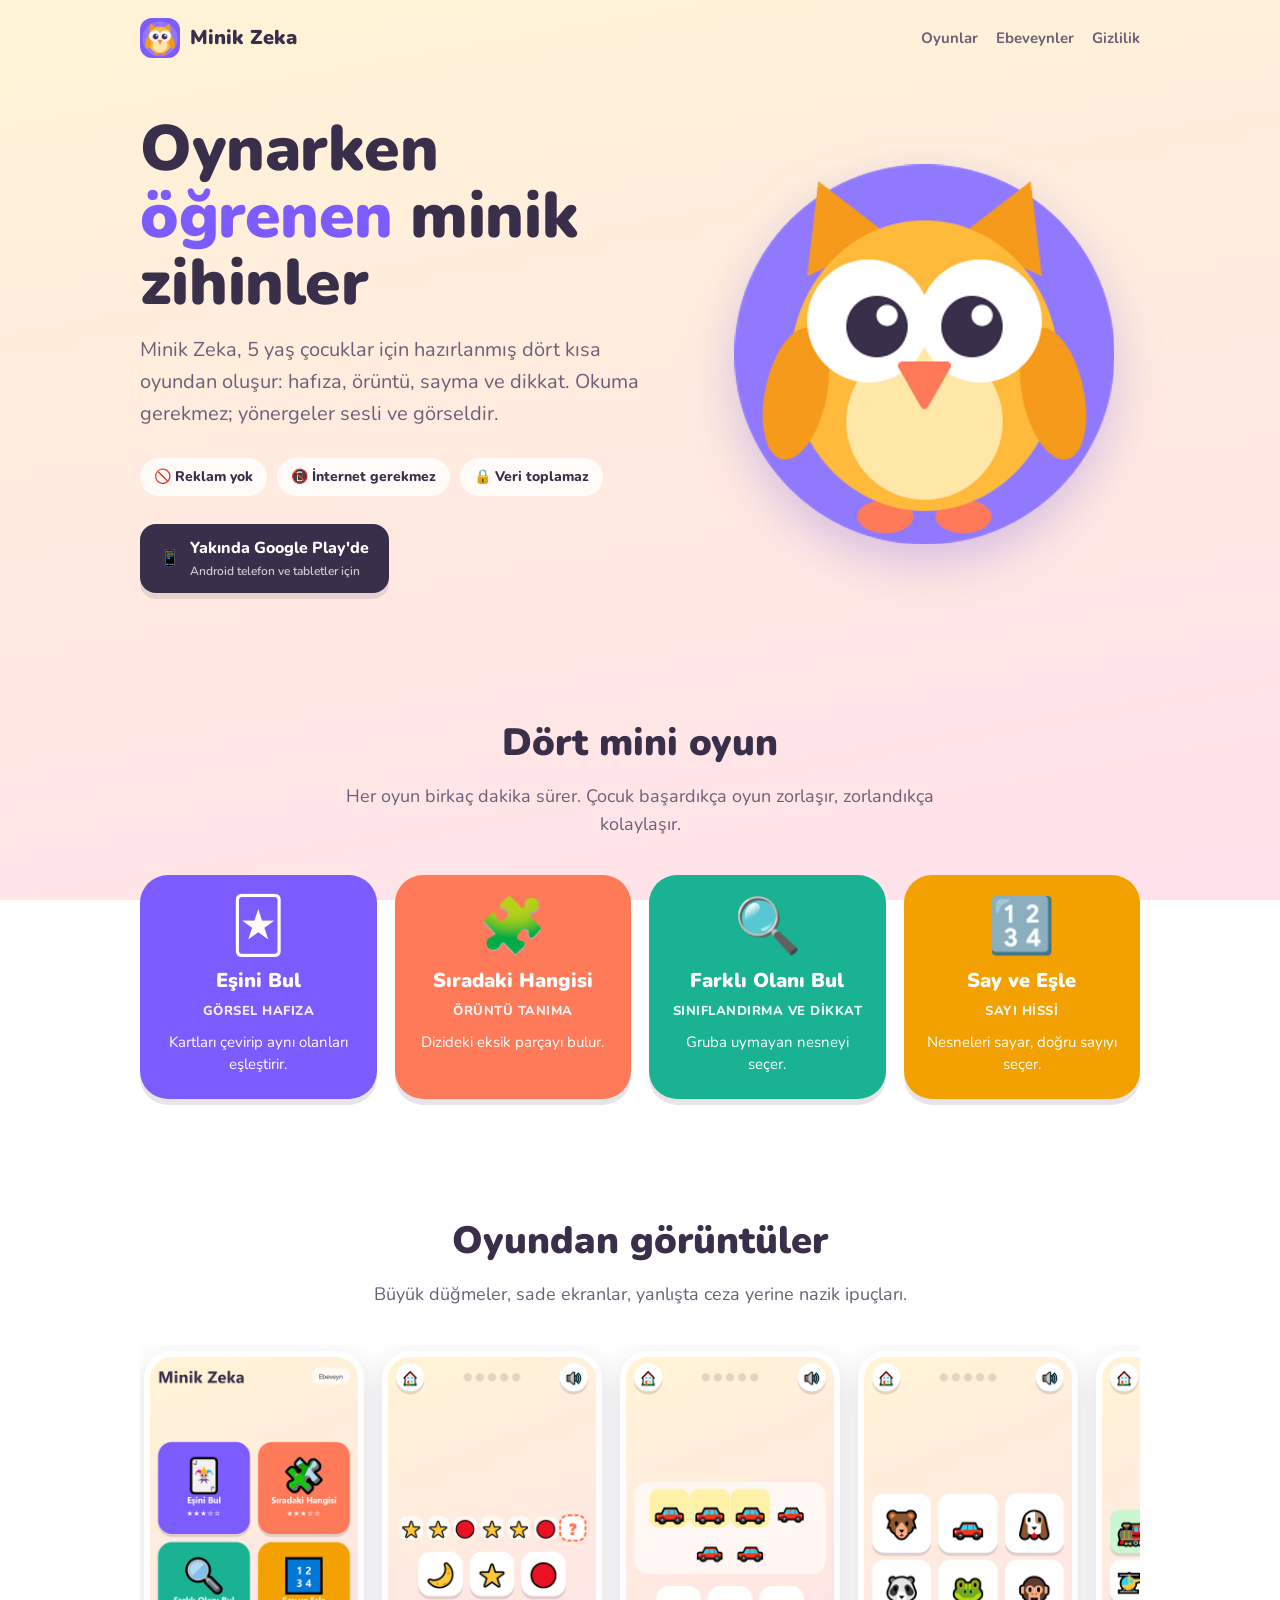
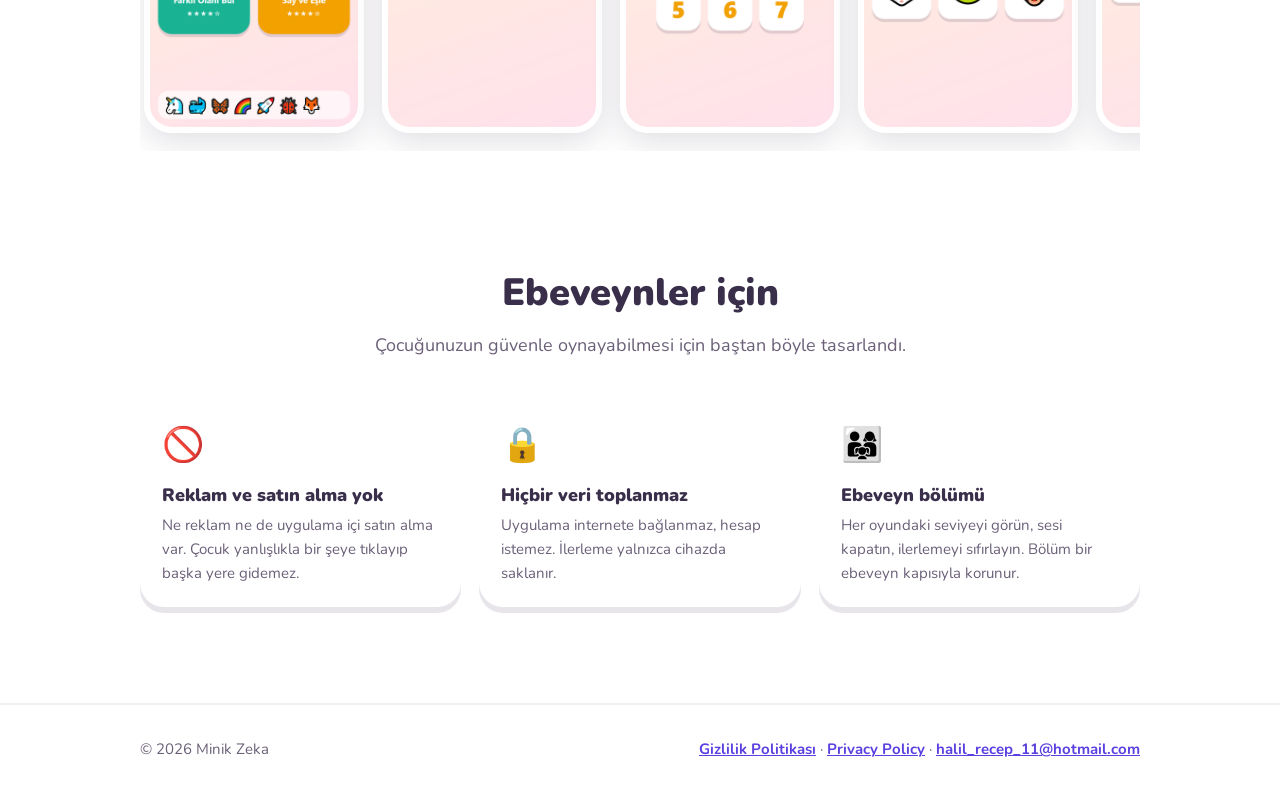
<file: index.html>
<!doctype html>
<html lang="tr">
<head>
<meta charset="utf-8">
<meta name="viewport" content="width=device-width, initial-scale=1">
<title>Minik Zeka — 5 yaş için eğitici oyunlar</title>
<meta name="description" content="Minik Zeka: okul öncesi çocuklar için hafıza, örüntü, sayma ve dikkat oyunları. Reklamsız, internetsiz, veri toplamaz.">
<meta name="theme-color" content="#7c5cff">
<link rel="icon" href="img/icon.png">
<link rel="stylesheet" href="fonts.css">
<link rel="stylesheet" href="style.css">
</head>
<body>

<div class="wrap">
  <header class="top">
    <a class="brand" href="./"><img src="img/icon.png" alt="">Minik Zeka</a>
    <nav>
      <a href="#oyunlar">Oyunlar</a>
      <a href="#ebeveynler">Ebeveynler</a>
      <a href="gizlilik.html">Gizlilik</a>
    </nav>
  </header>

  <main>
    <div class="hero">
      <div>
        <h1>Oynarken <span>öğrenen</span> minik zihinler</h1>
        <p class="lead">Minik Zeka, 5 yaş çocuklar için hazırlanmış dört kısa oyundan oluşur: hafıza, örüntü, sayma ve dikkat. Okuma gerekmez; yönergeler sesli ve görseldir.</p>
        <div class="badges">
          <span class="badge">🚫 Reklam yok</span>
          <span class="badge">📵 İnternet gerekmez</span>
          <span class="badge">🔒 Veri toplamaz</span>
        </div>
        <span class="soon">📱 <span>Yakında Google Play'de<small>Android telefon ve tabletler için</small></span></span>
      </div>
      <div class="owl-stage"><img src="img/owl.png" alt="Minik Zeka'nın baykuşu"></div>
    </div>

    <section id="oyunlar">
      <h2>Dört mini oyun</h2>
      <p class="sub">Her oyun birkaç dakika sürer. Çocuk başardıkça oyun zorlaşır, zorlandıkça kolaylaşır.</p>
      <div class="games">
        <div class="game" style="--tile:#7c5cff">
          <div class="ico">🃏</div>
          <h3>Eşini Bul</h3>
          <div class="skill">Görsel hafıza</div>
          <p>Kartları çevirip aynı olanları eşleştirir.</p>
        </div>
        <div class="game" style="--tile:#ff7a59">
          <div class="ico">🧩</div>
          <h3>Sıradaki Hangisi</h3>
          <div class="skill">Örüntü tanıma</div>
          <p>Dizideki eksik parçayı bulur.</p>
        </div>
        <div class="game" style="--tile:#19b394">
          <div class="ico">🔍</div>
          <h3>Farklı Olanı Bul</h3>
          <div class="skill">Sınıflandırma ve dikkat</div>
          <p>Gruba uymayan nesneyi seçer.</p>
        </div>
        <div class="game" style="--tile:#f2a100">
          <div class="ico">🔢</div>
          <h3>Say ve Eşle</h3>
          <div class="skill">Sayı hissi</div>
          <p>Nesneleri sayar, doğru sayıyı seçer.</p>
        </div>
      </div>
    </section>

    <section id="ekranlar">
      <h2>Oyundan görüntüler</h2>
      <p class="sub">Büyük düğmeler, sade ekranlar, yanlışta ceza yerine nazik ipuçları.</p>
      <div class="shots">
        <img src="img/ekran-1.png" alt="Ana ekran: dört oyun ve çıkartma albümü" loading="lazy">
        <img src="img/ekran-2.png" alt="Sıradaki Hangisi oyunu" loading="lazy">
        <img src="img/ekran-3.png" alt="Say ve Eşle oyunu" loading="lazy">
        <img src="img/ekran-4.png" alt="Farklı Olanı Bul oyunu" loading="lazy">
        <img src="img/ekran-5.png" alt="Eşini Bul oyunu" loading="lazy">
      </div>
    </section>

    <section id="ebeveynler">
      <h2>Ebeveynler için</h2>
      <p class="sub">Çocuğunuzun güvenle oynayabilmesi için baştan böyle tasarlandı.</p>
      <div class="parents">
        <div class="promise">
          <div class="ico">🚫</div>
          <h3>Reklam ve satın alma yok</h3>
          <p>Ne reklam ne de uygulama içi satın alma var. Çocuk yanlışlıkla bir şeye tıklayıp başka yere gidemez.</p>
        </div>
        <div class="promise">
          <div class="ico">🔒</div>
          <h3>Hiçbir veri toplanmaz</h3>
          <p>Uygulama internete bağlanmaz, hesap istemez. İlerleme yalnızca cihazda saklanır.</p>
        </div>
        <div class="promise">
          <div class="ico">👨‍👩‍👧</div>
          <h3>Ebeveyn bölümü</h3>
          <p>Her oyundaki seviyeyi görün, sesi kapatın, ilerlemeyi sıfırlayın. Bölüm bir ebeveyn kapısıyla korunur.</p>
        </div>
      </div>
    </section>
  </main>
</div>

<footer>
  <div class="wrap">
    <span>© 2026 Minik Zeka</span>
    <span><a href="gizlilik.html">Gizlilik Politikası</a> · <a href="gizlilik.html#en">Privacy Policy</a> · <a href="mailto:halil_recep_11@hotmail.com">halil_recep_11@hotmail.com</a></span>
  </div>
</footer>

</body>
</html>
</file>
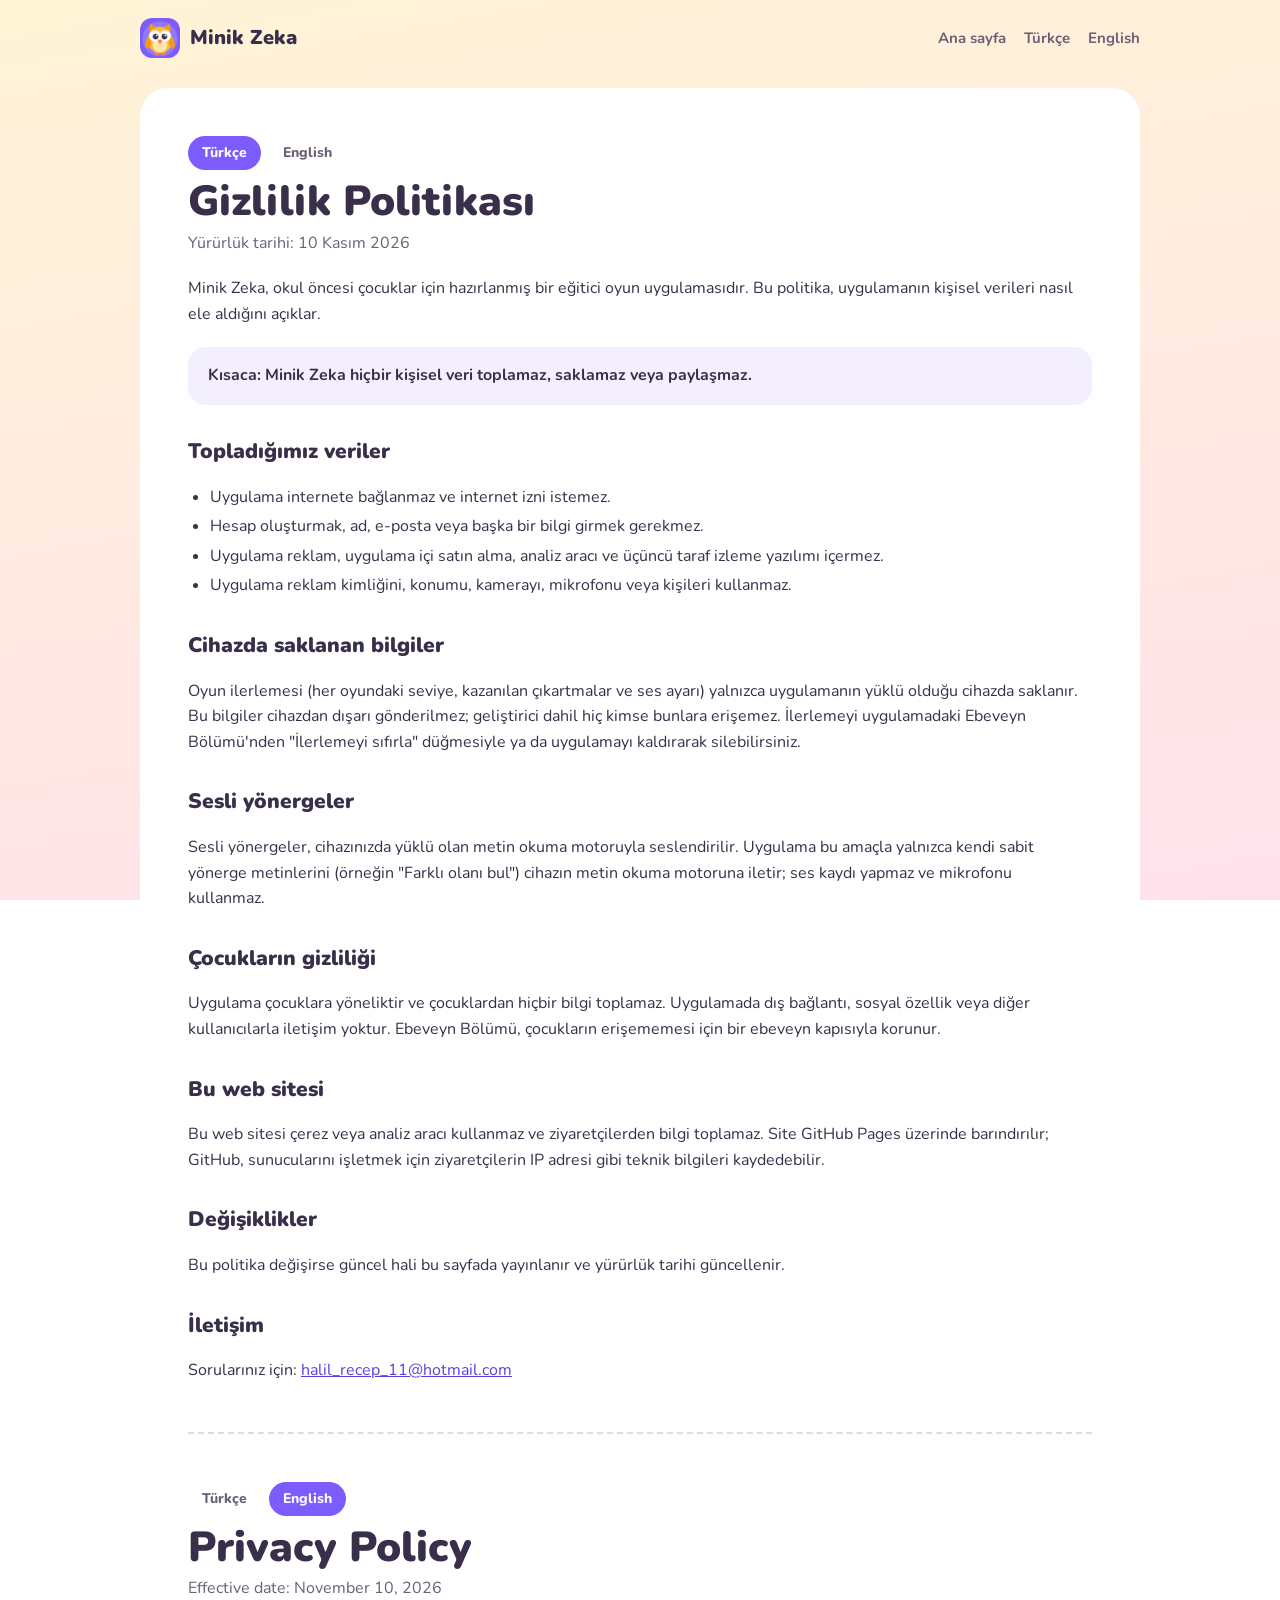
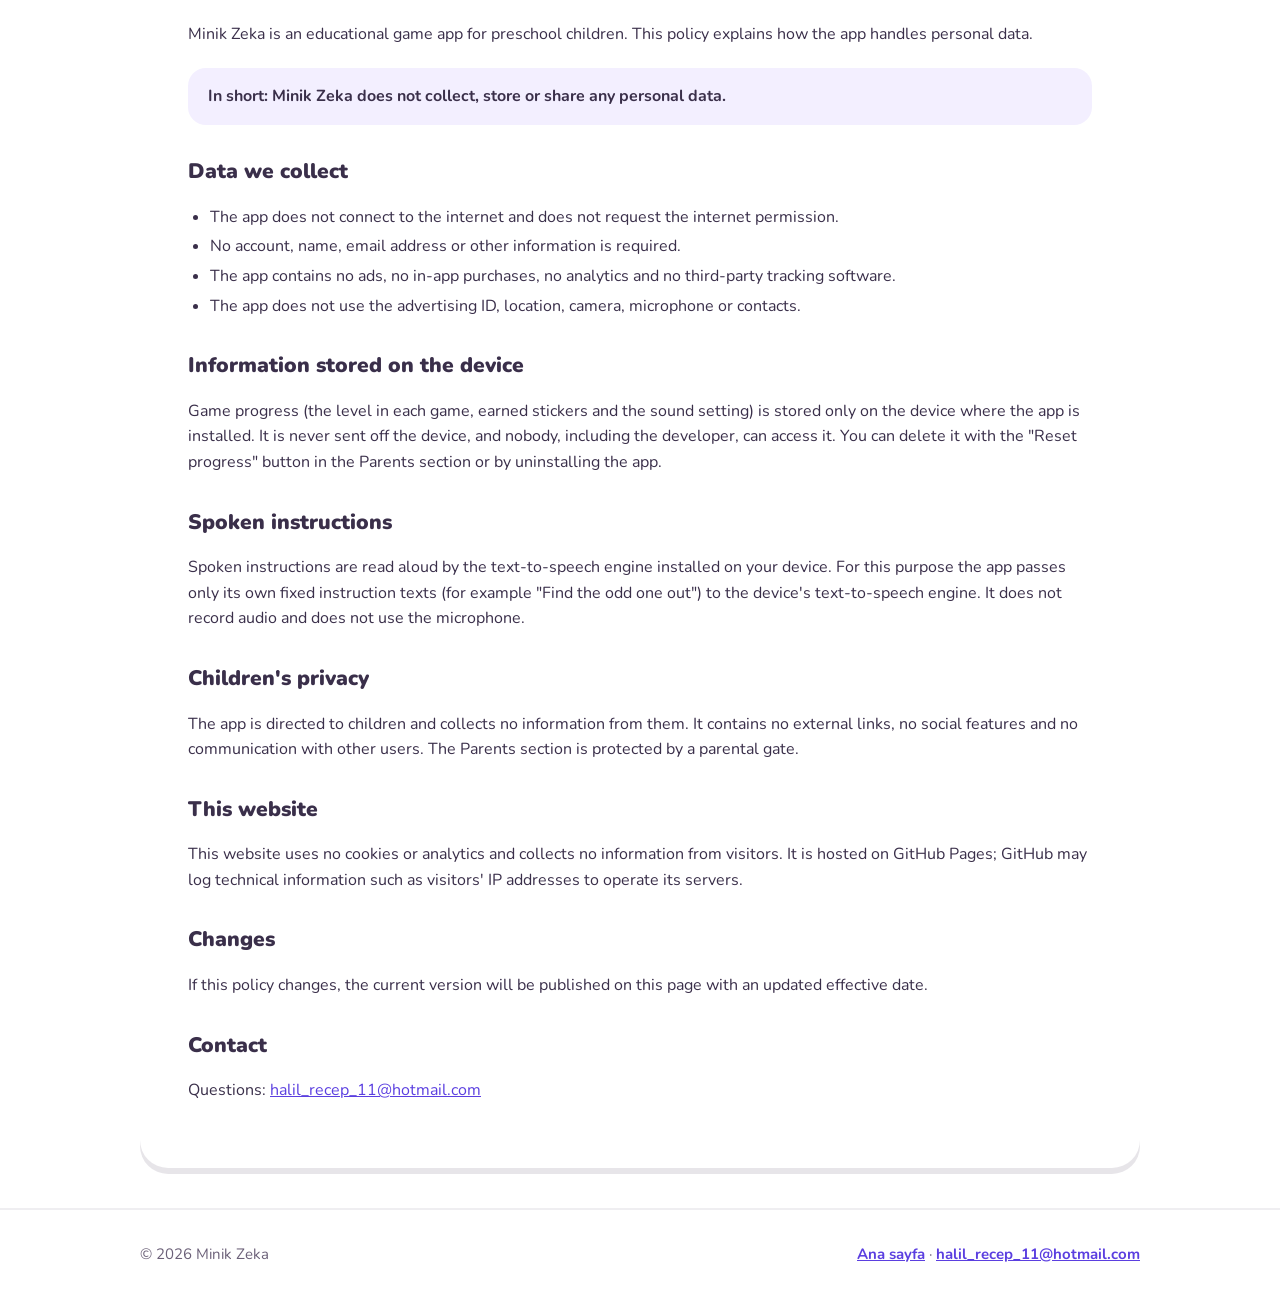
<file: gizlilik.html>
<!doctype html>
<html lang="tr">
<head>
<meta charset="utf-8">
<meta name="viewport" content="width=device-width, initial-scale=1">
<title>Gizlilik Politikası — Minik Zeka</title>
<meta name="description" content="Minik Zeka gizlilik politikası: uygulama hiçbir kişisel veri toplamaz. Privacy policy in English included.">
<meta name="theme-color" content="#7c5cff">
<link rel="icon" href="img/icon.png">
<link rel="stylesheet" href="fonts.css">
<link rel="stylesheet" href="style.css">
</head>
<body>

<div class="wrap">
  <header class="top">
    <a class="brand" href="./"><img src="img/icon.png" alt="">Minik Zeka</a>
    <nav>
      <a href="./">Ana sayfa</a>
      <a href="#tr">Türkçe</a>
      <a href="#en">English</a>
    </nav>
  </header>

  <main class="doc">

    <article id="tr" lang="tr">
      <div class="lang-switch"><a class="on" href="#tr">Türkçe</a><a href="#en">English</a></div>
      <h1>Gizlilik Politikası</h1>
      <p class="date">Yürürlük tarihi: 10 Kasım 2026</p>

      <p>Minik Zeka, okul öncesi çocuklar için hazırlanmış bir eğitici oyun uygulamasıdır. Bu politika, uygulamanın kişisel verileri nasıl ele aldığını açıklar.</p>

      <p class="summary">Kısaca: Minik Zeka hiçbir kişisel veri toplamaz, saklamaz veya paylaşmaz.</p>

      <h2>Topladığımız veriler</h2>
      <ul>
        <li>Uygulama internete bağlanmaz ve internet izni istemez.</li>
        <li>Hesap oluşturmak, ad, e-posta veya başka bir bilgi girmek gerekmez.</li>
        <li>Uygulama reklam, uygulama içi satın alma, analiz aracı ve üçüncü taraf izleme yazılımı içermez.</li>
        <li>Uygulama reklam kimliğini, konumu, kamerayı, mikrofonu veya kişileri kullanmaz.</li>
      </ul>

      <h2>Cihazda saklanan bilgiler</h2>
      <p>Oyun ilerlemesi (her oyundaki seviye, kazanılan çıkartmalar ve ses ayarı) yalnızca uygulamanın yüklü olduğu cihazda saklanır. Bu bilgiler cihazdan dışarı gönderilmez; geliştirici dahil hiç kimse bunlara erişemez. İlerlemeyi uygulamadaki Ebeveyn Bölümü'nden "İlerlemeyi sıfırla" düğmesiyle ya da uygulamayı kaldırarak silebilirsiniz.</p>

      <h2>Sesli yönergeler</h2>
      <p>Sesli yönergeler, cihazınızda yüklü olan metin okuma motoruyla seslendirilir. Uygulama bu amaçla yalnızca kendi sabit yönerge metinlerini (örneğin "Farklı olanı bul") cihazın metin okuma motoruna iletir; ses kaydı yapmaz ve mikrofonu kullanmaz.</p>

      <h2>Çocukların gizliliği</h2>
      <p>Uygulama çocuklara yöneliktir ve çocuklardan hiçbir bilgi toplamaz. Uygulamada dış bağlantı, sosyal özellik veya diğer kullanıcılarla iletişim yoktur. Ebeveyn Bölümü, çocukların erişememesi için bir ebeveyn kapısıyla korunur.</p>

      <h2>Bu web sitesi</h2>
      <p>Bu web sitesi çerez veya analiz aracı kullanmaz ve ziyaretçilerden bilgi toplamaz. Site GitHub Pages üzerinde barındırılır; GitHub, sunucularını işletmek için ziyaretçilerin IP adresi gibi teknik bilgileri kaydedebilir.</p>

      <h2>Değişiklikler</h2>
      <p>Bu politika değişirse güncel hali bu sayfada yayınlanır ve yürürlük tarihi güncellenir.</p>

      <h2>İletişim</h2>
      <p>Sorularınız için: <a href="mailto:halil_recep_11@hotmail.com">halil_recep_11@hotmail.com</a></p>
    </article>

    <hr class="split">

    <article id="en" lang="en">
      <div class="lang-switch"><a href="#tr">Türkçe</a><a class="on" href="#en">English</a></div>
      <h1>Privacy Policy</h1>
      <p class="date">Effective date: November 10, 2026</p>

      <p>Minik Zeka is an educational game app for preschool children. This policy explains how the app handles personal data.</p>

      <p class="summary">In short: Minik Zeka does not collect, store or share any personal data.</p>

      <h2>Data we collect</h2>
      <ul>
        <li>The app does not connect to the internet and does not request the internet permission.</li>
        <li>No account, name, email address or other information is required.</li>
        <li>The app contains no ads, no in-app purchases, no analytics and no third-party tracking software.</li>
        <li>The app does not use the advertising ID, location, camera, microphone or contacts.</li>
      </ul>

      <h2>Information stored on the device</h2>
      <p>Game progress (the level in each game, earned stickers and the sound setting) is stored only on the device where the app is installed. It is never sent off the device, and nobody, including the developer, can access it. You can delete it with the "Reset progress" button in the Parents section or by uninstalling the app.</p>

      <h2>Spoken instructions</h2>
      <p>Spoken instructions are read aloud by the text-to-speech engine installed on your device. For this purpose the app passes only its own fixed instruction texts (for example "Find the odd one out") to the device's text-to-speech engine. It does not record audio and does not use the microphone.</p>

      <h2>Children's privacy</h2>
      <p>The app is directed to children and collects no information from them. It contains no external links, no social features and no communication with other users. The Parents section is protected by a parental gate.</p>

      <h2>This website</h2>
      <p>This website uses no cookies or analytics and collects no information from visitors. It is hosted on GitHub Pages; GitHub may log technical information such as visitors' IP addresses to operate its servers.</p>

      <h2>Changes</h2>
      <p>If this policy changes, the current version will be published on this page with an updated effective date.</p>

      <h2>Contact</h2>
      <p>Questions: <a href="mailto:halil_recep_11@hotmail.com">halil_recep_11@hotmail.com</a></p>
    </article>

  </main>
</div>

<footer>
  <div class="wrap">
    <span>© 2026 Minik Zeka</span>
    <span><a href="./">Ana sayfa</a> · <a href="mailto:halil_recep_11@hotmail.com">halil_recep_11@hotmail.com</a></span>
  </div>
</footer>

</body>
</html>
</file>
<file: fonts.css>
/* Nunito, self-hosted (SIL Open Font License) */
/* latin-ext */
@font-face {
  font-family: 'Nunito';
  font-style: normal;
  font-weight: 400;
  font-display: swap;
  src: url(fonts/XRXV3I6Li01BKofIO-aBXso.woff2) format('woff2');
  unicode-range: U+0100-02BA, U+02BD-02C5, U+02C7-02CC, U+02CE-02D7, U+02DD-02FF, U+0304, U+0308, U+0329, U+1D00-1DBF, U+1E00-1E9F, U+1EF2-1EFF, U+2020, U+20A0-20AB, U+20AD-20C4, U+2113, U+2C60-2C7F, U+A720-A7FF;
}
/* latin */
@font-face {
  font-family: 'Nunito';
  font-style: normal;
  font-weight: 400;
  font-display: swap;
  src: url(fonts/XRXV3I6Li01BKofINeaB.woff2) format('woff2');
  unicode-range: U+0000-00FF, U+0131, U+0152-0153, U+02BB-02BC, U+02C6, U+02DA, U+02DC, U+0304, U+0308, U+0329, U+2000-206F, U+20AC, U+2122, U+2191, U+2193, U+2212, U+2215, U+FEFF, U+FFFD;
}
/* latin-ext */
@font-face {
  font-family: 'Nunito';
  font-style: normal;
  font-weight: 600;
  font-display: swap;
  src: url(fonts/XRXV3I6Li01BKofIO-aBXso.woff2) format('woff2');
  unicode-range: U+0100-02BA, U+02BD-02C5, U+02C7-02CC, U+02CE-02D7, U+02DD-02FF, U+0304, U+0308, U+0329, U+1D00-1DBF, U+1E00-1E9F, U+1EF2-1EFF, U+2020, U+20A0-20AB, U+20AD-20C4, U+2113, U+2C60-2C7F, U+A720-A7FF;
}
/* latin */
@font-face {
  font-family: 'Nunito';
  font-style: normal;
  font-weight: 600;
  font-display: swap;
  src: url(fonts/XRXV3I6Li01BKofINeaB.woff2) format('woff2');
  unicode-range: U+0000-00FF, U+0131, U+0152-0153, U+02BB-02BC, U+02C6, U+02DA, U+02DC, U+0304, U+0308, U+0329, U+2000-206F, U+20AC, U+2122, U+2191, U+2193, U+2212, U+2215, U+FEFF, U+FFFD;
}
/* latin-ext */
@font-face {
  font-family: 'Nunito';
  font-style: normal;
  font-weight: 700;
  font-display: swap;
  src: url(fonts/XRXV3I6Li01BKofIO-aBXso.woff2) format('woff2');
  unicode-range: U+0100-02BA, U+02BD-02C5, U+02C7-02CC, U+02CE-02D7, U+02DD-02FF, U+0304, U+0308, U+0329, U+1D00-1DBF, U+1E00-1E9F, U+1EF2-1EFF, U+2020, U+20A0-20AB, U+20AD-20C4, U+2113, U+2C60-2C7F, U+A720-A7FF;
}
/* latin */
@font-face {
  font-family: 'Nunito';
  font-style: normal;
  font-weight: 700;
  font-display: swap;
  src: url(fonts/XRXV3I6Li01BKofINeaB.woff2) format('woff2');
  unicode-range: U+0000-00FF, U+0131, U+0152-0153, U+02BB-02BC, U+02C6, U+02DA, U+02DC, U+0304, U+0308, U+0329, U+2000-206F, U+20AC, U+2122, U+2191, U+2193, U+2212, U+2215, U+FEFF, U+FFFD;
}
/* latin-ext */
@font-face {
  font-family: 'Nunito';
  font-style: normal;
  font-weight: 800;
  font-display: swap;
  src: url(fonts/XRXV3I6Li01BKofIO-aBXso.woff2) format('woff2');
  unicode-range: U+0100-02BA, U+02BD-02C5, U+02C7-02CC, U+02CE-02D7, U+02DD-02FF, U+0304, U+0308, U+0329, U+1D00-1DBF, U+1E00-1E9F, U+1EF2-1EFF, U+2020, U+20A0-20AB, U+20AD-20C4, U+2113, U+2C60-2C7F, U+A720-A7FF;
}
/* latin */
@font-face {
  font-family: 'Nunito';
  font-style: normal;
  font-weight: 800;
  font-display: swap;
  src: url(fonts/XRXV3I6Li01BKofINeaB.woff2) format('woff2');
  unicode-range: U+0000-00FF, U+0131, U+0152-0153, U+02BB-02BC, U+02C6, U+02DA, U+02DC, U+0304, U+0308, U+0329, U+2000-206F, U+20AC, U+2122, U+2191, U+2193, U+2212, U+2215, U+FEFF, U+FFFD;
}
/* latin-ext */
@font-face {
  font-family: 'Nunito';
  font-style: normal;
  font-weight: 900;
  font-display: swap;
  src: url(fonts/XRXV3I6Li01BKofIO-aBXso.woff2) format('woff2');
  unicode-range: U+0100-02BA, U+02BD-02C5, U+02C7-02CC, U+02CE-02D7, U+02DD-02FF, U+0304, U+0308, U+0329, U+1D00-1DBF, U+1E00-1E9F, U+1EF2-1EFF, U+2020, U+20A0-20AB, U+20AD-20C4, U+2113, U+2C60-2C7F, U+A720-A7FF;
}
/* latin */
@font-face {
  font-family: 'Nunito';
  font-style: normal;
  font-weight: 900;
  font-display: swap;
  src: url(fonts/XRXV3I6Li01BKofINeaB.woff2) format('woff2');
  unicode-range: U+0000-00FF, U+0131, U+0152-0153, U+02BB-02BC, U+02C6, U+02DA, U+02DC, U+0304, U+0308, U+0329, U+2000-206F, U+20AC, U+2122, U+2191, U+2193, U+2212, U+2215, U+FEFF, U+FFFD;
}
</file>
<file: style.css>
:root {
  --bg1: #fff4d6;
  --bg2: #ffe1ec;
  --ink: #3a2f4a;
  --muted: #6b6078;
  --card: #ffffff;
  --purple: #7c5cff;
  --purple-dark: #5b3fe0;
  --orange: #ff7a59;
  --green: #19b394;
  --yellow: #f2a100;
  --shadow: 0 6px 0 rgba(58, 47, 74, 0.12);
}

* { box-sizing: border-box; }

html { scroll-behavior: smooth; }

body {
  margin: 0;
  font-family: "Nunito", system-ui, "Segoe UI", Roboto, sans-serif;
  color: var(--ink);
  background: linear-gradient(170deg, var(--bg1) 0%, var(--bg2) 100%) fixed;
  line-height: 1.6;
  -webkit-font-smoothing: antialiased;
}

a { color: var(--purple-dark); }

.wrap { max-width: 1040px; margin: 0 auto; padding: 0 20px; }

/* ---------- Üst şerit ---------- */
.top {
  display: flex;
  align-items: center;
  justify-content: space-between;
  padding: 18px 0;
}
.brand { display: flex; align-items: center; gap: 10px; text-decoration: none; color: var(--ink); font-weight: 900; font-size: 20px; }
.brand img { width: 40px; height: 40px; border-radius: 12px; }
.top nav { display: flex; gap: 18px; font-weight: 700; font-size: 15px; }
.top nav a { text-decoration: none; color: var(--muted); }
.top nav a:hover { color: var(--purple-dark); }

/* ---------- Tanıtım ---------- */
.hero {
  display: grid;
  grid-template-columns: 1.1fr 0.9fr;
  gap: 40px;
  align-items: center;
  padding: 40px 0 64px;
}
.hero h1 { font-size: clamp(40px, 6vw, 64px); line-height: 1.05; margin: 0 0 16px; font-weight: 900; letter-spacing: -0.5px; }
.hero h1 span { color: var(--purple); }
.hero p.lead { font-size: 20px; color: var(--muted); margin: 0 0 28px; max-width: 30em; }
.badges { display: flex; flex-wrap: wrap; gap: 10px; margin-bottom: 28px; }
.badge {
  background: rgba(255, 255, 255, 0.8);
  border-radius: 999px;
  padding: 8px 14px;
  font-weight: 800;
  font-size: 14px;
}
.soon {
  display: inline-flex;
  align-items: center;
  gap: 10px;
  background: var(--ink);
  color: #fff;
  border-radius: 16px;
  padding: 12px 20px;
  font-weight: 800;
  box-shadow: var(--shadow);
}
.soon small { display: block; font-weight: 600; opacity: 0.75; font-size: 12px; }

.owl-stage { position: relative; display: grid; place-items: center; }
.owl-stage::before {
  content: "";
  position: absolute;
  width: 88%;
  aspect-ratio: 1;
  border-radius: 50%;
  background: var(--purple);
  opacity: 0.14;
}
.owl-stage img { position: relative; width: min(100%, 380px); filter: drop-shadow(0 18px 24px rgba(91, 63, 224, 0.25)); animation: bob 4s ease-in-out infinite; }

/* ---------- Bölümler ---------- */
section { padding: 56px 0; }
section h2 { font-size: clamp(28px, 4vw, 38px); margin: 0 0 8px; font-weight: 900; text-align: center; }
section .sub { text-align: center; color: var(--muted); margin: 0 auto 36px; max-width: 36em; font-size: 18px; }

.games { display: grid; grid-template-columns: repeat(4, 1fr); gap: 18px; }
.game {
  background: var(--tile);
  color: #fff;
  border-radius: 28px;
  padding: 24px 18px;
  box-shadow: var(--shadow);
  text-align: center;
}
.game .ico { font-size: 54px; line-height: 1; }
.game h3 { margin: 12px 0 4px; font-size: 20px; font-weight: 900; }
.game .skill { font-weight: 800; font-size: 13px; opacity: 0.9; text-transform: uppercase; letter-spacing: 0.5px; }
.game p { margin: 10px 0 0; font-size: 15px; line-height: 1.45; }

.shots {
  display: flex;
  gap: 18px;
  overflow-x: auto;
  padding: 6px 4px 18px;
  scroll-snap-type: x mandatory;
}
.shots img {
  width: 220px;
  flex: 0 0 auto;
  border-radius: 28px;
  border: 6px solid #fff;
  box-shadow: 0 10px 30px rgba(58, 47, 74, 0.15);
  scroll-snap-align: center;
}

.parents { display: grid; grid-template-columns: repeat(3, 1fr); gap: 18px; }
.promise {
  background: var(--card);
  border-radius: 24px;
  padding: 22px;
  box-shadow: var(--shadow);
}
.promise .ico { font-size: 34px; }
.promise h3 { margin: 8px 0 4px; font-size: 18px; font-weight: 900; }
.promise p { margin: 0; color: var(--muted); font-size: 15px; }

/* ---------- Alt bilgi ---------- */
footer {
  margin-top: 40px;
  padding: 32px 0 48px;
  border-top: 2px solid rgba(58, 47, 74, 0.08);
  color: var(--muted);
  font-size: 15px;
}
footer .wrap { display: flex; flex-wrap: wrap; justify-content: space-between; gap: 12px; }
footer a { font-weight: 700; }

/* ---------- Gizlilik sayfası ---------- */
.doc {
  background: var(--card);
  border-radius: 28px;
  box-shadow: var(--shadow);
  padding: clamp(24px, 5vw, 48px);
  margin: 12px 0 40px;
}
.doc h1 { font-size: clamp(30px, 5vw, 42px); line-height: 1.15; margin: 0 0 4px; font-weight: 900; }
.doc h2 { font-size: 21px; margin: 30px 0 6px; font-weight: 900; }
.doc .date { color: var(--muted); margin: 0 0 20px; }
.doc ul { padding-left: 22px; }
.doc li { margin: 4px 0; }
.doc .summary {
  background: #f3efff;
  border-radius: 18px;
  padding: 16px 20px;
  font-weight: 700;
  margin: 20px 0;
}
.lang-switch { display: flex; gap: 8px; margin-bottom: 8px; }
.lang-switch a {
  text-decoration: none;
  font-weight: 800;
  font-size: 14px;
  padding: 6px 14px;
  border-radius: 999px;
  background: rgba(255, 255, 255, 0.8);
  color: var(--muted);
}
.lang-switch a.on { background: var(--purple); color: #fff; }
hr.split { border: 0; border-top: 2px dashed #e5dccb; margin: 48px 0; }

@keyframes bob { 50% { transform: translateY(-10px); } }

@media (prefers-reduced-motion: reduce) {
  .owl-stage img { animation: none; }
  html { scroll-behavior: auto; }
}

/* ---------- Dar ekranlar ---------- */
@media (max-width: 860px) {
  .hero { grid-template-columns: 1fr; text-align: center; padding-top: 16px; }
  .hero p.lead { margin-left: auto; margin-right: auto; }
  .badges { justify-content: center; }
  .owl-stage { order: -1; }
  .owl-stage img { width: min(70%, 280px); }
  .games { grid-template-columns: 1fr 1fr; }
  .parents { grid-template-columns: 1fr; }
}
@media (max-width: 520px) {
  .top nav { display: none; }
  .games { grid-template-columns: 1fr; }
  .shots img { width: 180px; }
}
</file>
